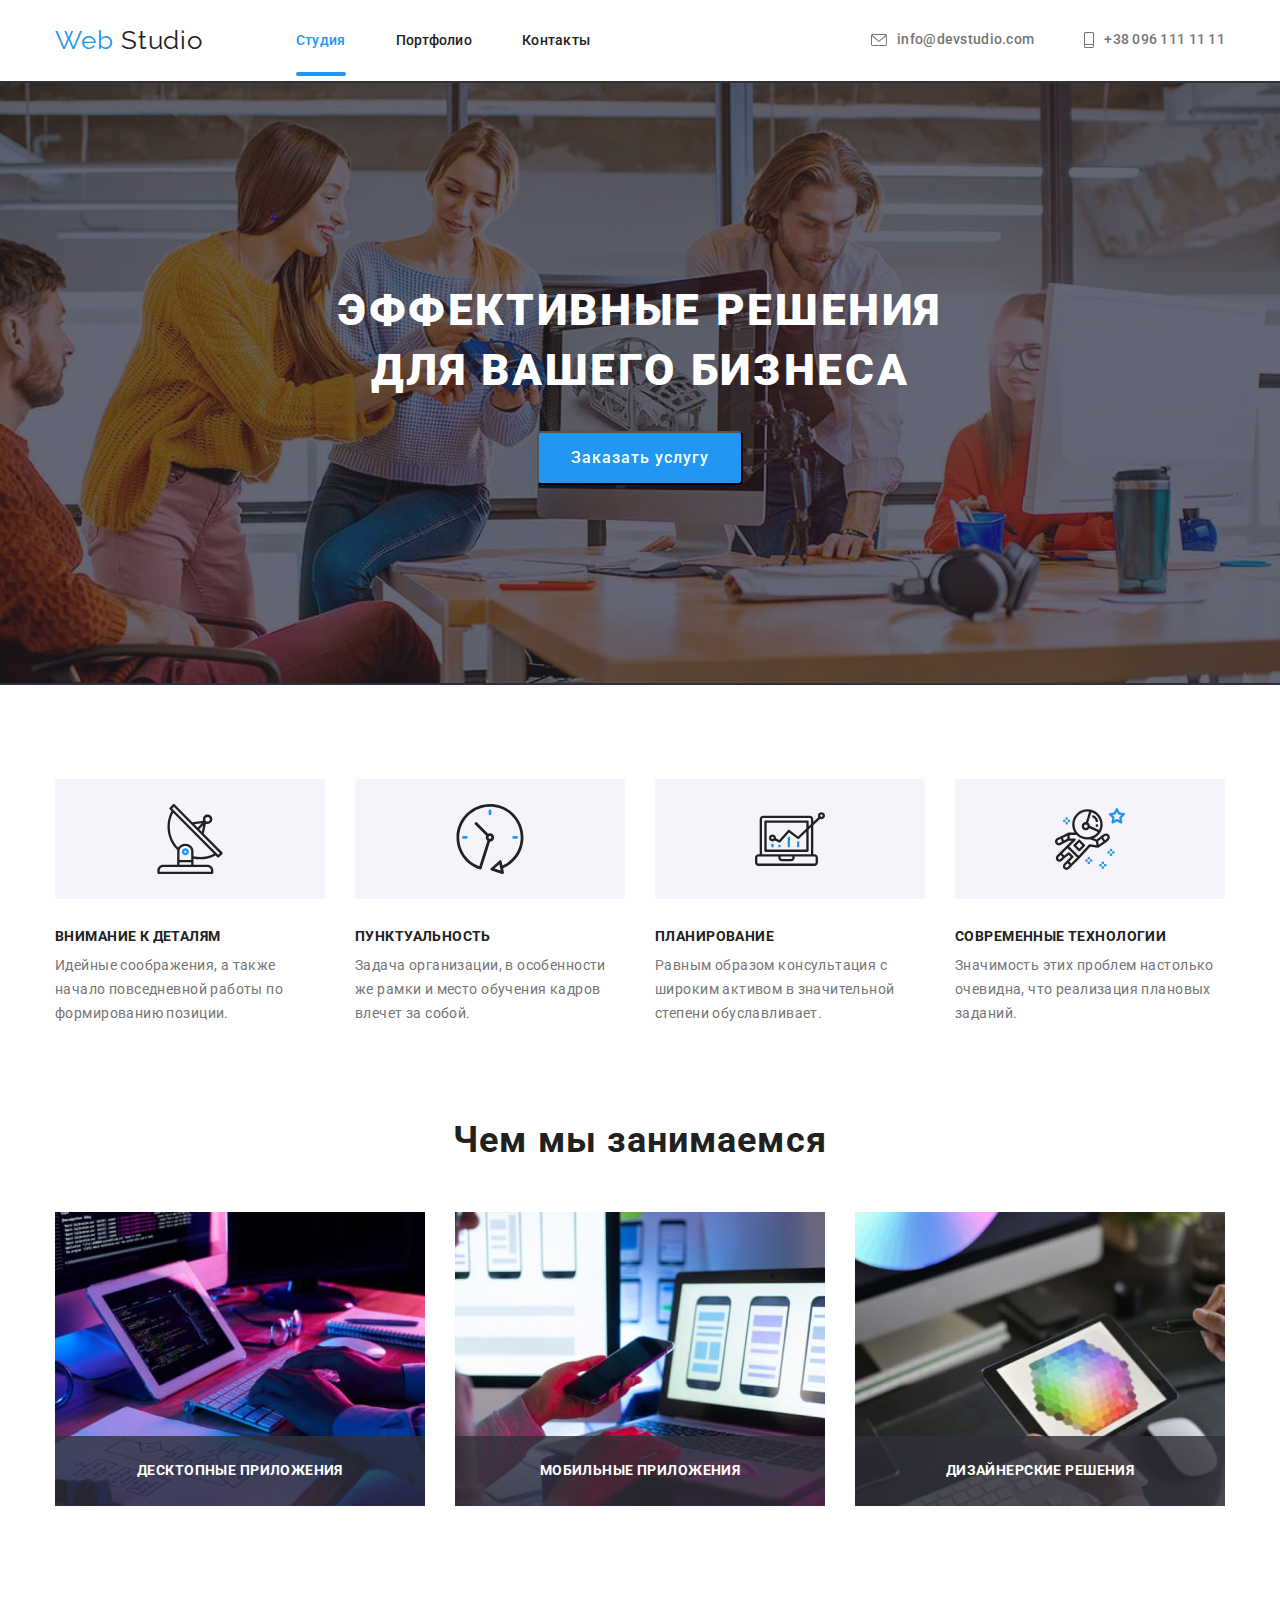
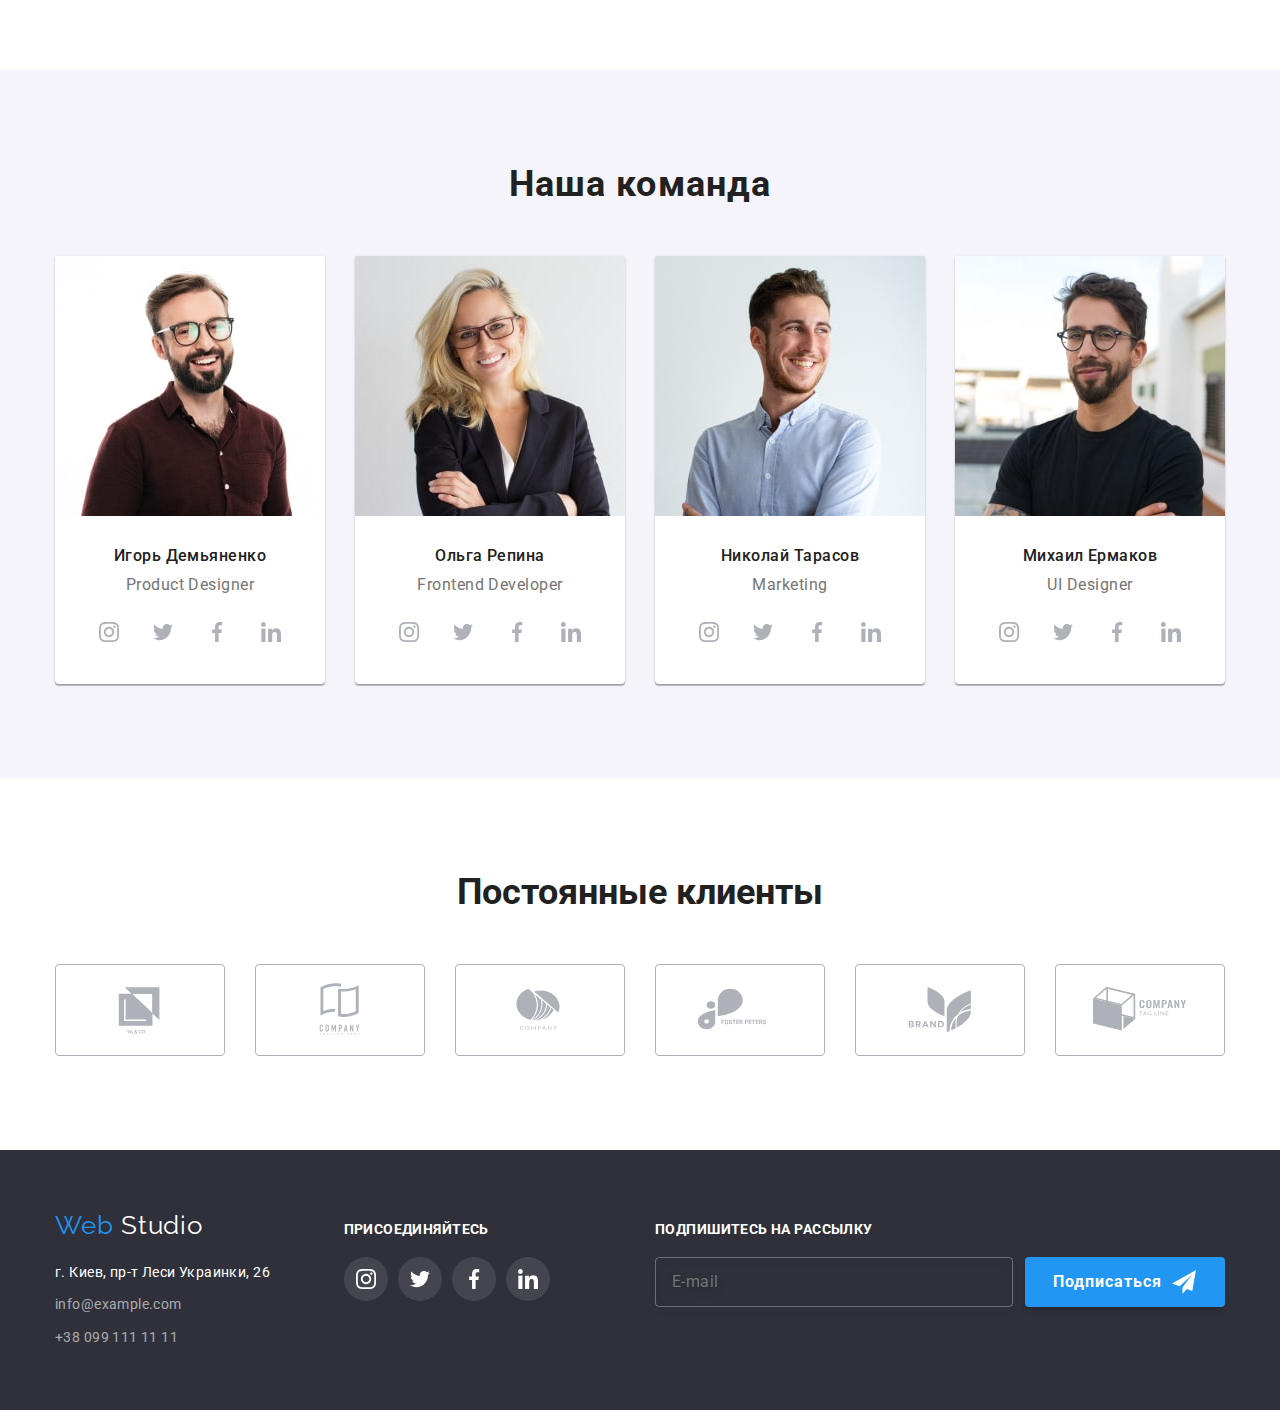
<file: index.html>
<!DOCTYPE html>
<html lang="ru">
  <head>
    <meta charset="UTF-8" />
    <meta http-equiv="X-UA-Compatible" content="IE=edge" />
    <meta name="viewport" content="width=device-width, initial-scale=1.0" />
    <title>Студия</title>
    <link rel="preconnect" href="https://fonts.googleapis.com" />
    <link rel="preconnect" href="https://fonts.gstatic.com" crossorigin />
    <link
      href="https://fonts.googleapis.com/css2?family=Raleway:wght@700&family=Roboto:wght@400;500;700;900&display=swap"
      rel="stylesheet"
    />
    <link
      rel="stylesheet"
      href="https://cdnjs.cloudflare.com/ajax/libs/modern-normalize/1.1.0/modern-normalize.min.css"
    />
    <!-- <link rel="stylesheet" href="./css/styles.css" /> -->
    <link rel="stylesheet" href="./css/main.css" />
  </head>
  <body>
    <header class="header">
      <div class="navigation container">
        <nav class="navigation">
          <a href="" class="logo">
            Web
            <span class="logo-studio">Studio</span>
          </a>
          <ul class="header-list list">
            <li class="header-item">
              <a href="" class="header-link current-header">Студия</a>
            </li>
            <li class="header-item">
              <a href="./portfolio.html" class="header-link">Портфолио</a>
            </li>
            <li class="header-item">
              <a href="" class="header-link">Контакты</a>
            </li>
          </ul>
        </nav>
        <ul class="header-info list">
          <li class="header-item">
            <a href="mailto:info@devstudio.com" class="header-info-adres">
              <svg class="envelope" width="16" height="12">
                <use href="images/icons.svg#icon-envelope"></use>
              </svg>
              info@devstudio.com
            </a>
          </li>
          <li class="header-item">
            <a href="tel:+380961111111" class="header-info-adres">
              <svg class="envelope" width="10" height="16">
                <use href="images/icons.svg#icon-tel"></use>
              </svg>
              +38 096 111 11 11
            </a>
          </li>
        </ul>
      </div>
    </header>
    <main>
      <!----- ---------------HERO----------------------------->
      <section class="hero list">
        <div class="hero-container container">
          <h1 class="hero-title">Эффективные решения для вашего бизнеса</h1>
          <button
            type="button"
            class="hero-button hero-button-current"
            data-modal-open
          >
            Заказать услугу
          </button>
        </div>
      </section>
      <!----- --------------------------about-list-------------------->
      <section class="about list">
        <div class="container">
          <ul class="about-container list">
            <li class="about-container-title">
              <div class="about-icon">
                <svg class="about-icon-img">
                  <use
                    href="images/icons.svg#icon-antenna"
                    width="70"
                    height="70"
                  ></use>
                </svg>
              </div>
              <h3 class="about-title">Внимание к деталям</h3>
              <p class="about-after-title">
                Идейные соображения, а также начало повседневной работы по
                формированию позиции.
              </p>
            </li>
            <li class="about-container-title">
              <div class="about-icon">
                <svg class="about-icon-img">
                  <use
                    href="images/icons.svg#icon-clock"
                    width="70"
                    height="70"
                  ></use>
                </svg>
              </div>
              <h3 class="about-title">Пунктуальность</h3>
              <p class="about-after-title">
                Задача организации, в особенности же рамки и место обучения
                кадров влечет за собой.
              </p>
            </li>
            <li class="about-container-title">
              <div class="about-icon">
                <svg class="about-icon-img">
                  <use
                    href="images/icons.svg#icon-diagram"
                    width="70"
                    height="70"
                  ></use>
                </svg>
              </div>
              <h3 class="about-title">Планирование</h3>
              <p class="about-after-title">
                Равным образом консультация с широким активом в значительной
                степени обуславливает.
              </p>
            </li>
            <li class="about-container-title">
              <div class="about-icon">
                <svg class="about-icon-img">
                  <use
                    href="images/icons.svg#icon-astronaut"
                    width="70"
                    height="70"
                  ></use>
                </svg>
              </div>
              <h3 class="about-title">Современные технологии</h3>
              <p class="about-after-title">
                Значимость этих проблем настолько очевидна, что реализация
                плановых заданий.
              </p>
            </li>
          </ul>
        </div>
      </section>
      <!-----------------------------work------------------------->
      <section class="work">
        <div class="container">
          <h2 class="work-header">Чем мы занимаемся</h2>
          <ul class="work-container list">
            <li class="work-img">
              <img
                src="./images/abaut_work_1.jpg"
                alt="Человек пишет код программы"
                width="370"
              />
              <p class="work-title">Десктопные приложения</p>
            </li>
            <li class="work-img">
              <img
                src="./images/abaut_work_2.jpg"
                alt="Человек занимается оптимизацией программы"
                width="370"
              />
              <p class="work-title">Мобильные приложения</p>
            </li>
            <li class="work-img">
              <img
                src="./images/abaut_work_3.jpg"
                alt="Человек тестирует работу программы"
                width="370"
              />
              <p class="work-title">Дизайнерские решения</p>
            </li>
          </ul>
        </div>
      </section>
      <!-----------------------------team------------------------>
      <section class="team">
        <div class="container">
          <h2 class="team-header">Наша команда</h2>
          <ul class="team-container list">
            <li class="team-img">
              <img
                src="./images/our_team_1.jpg"
                alt="Игорь Демьяненко"
                width="270"
              />
              <div class="team-name-conteiner">
                <h3 class="team-name">Игорь Демьяненко</h3>
                <p class="team-position" lang="en">Product Designer</p>
                <ul class="team-social-list list">
                  <li class="team-social-item">
                    <a href="" class="team-social-link">
                      <svg class="team-social-icon" width="20" height="20">
                        <use href="images/icons.svg#icon-instagram"></use>
                      </svg>
                    </a>
                  </li>
                  <li class="team-social-item">
                    <a href="" class="team-social-link">
                      <svg class="team-social-icon" width="20" height="20">
                        <use href="images/icons.svg#icon-twitter"></use>
                      </svg>
                    </a>
                  </li>
                  <li class="team-social-item">
                    <a href="" class="team-social-link">
                      <svg class="team-social-icon" width="20" height="20">
                        <use href="images/icons.svg#icon-facebook"></use>
                      </svg>
                    </a>
                  </li>
                  <li class="team-social-item">
                    <a href="" class="team-social-link">
                      <svg class="team-social-icon" width="20" height="20">
                        <use href="images/icons.svg#icon-linkedin"></use>
                      </svg>
                    </a>
                  </li>
                </ul>
              </div>
            </li>
            <li class="team-img">
              <img
                src="./images/our_team_2.jpg"
                alt="Ольга Репина"
                width="270"
              />
              <div class="team-name-conteiner">
                <h3 class="team-name">Ольга Репина</h3>
                <p class="team-position" lang="en">Frontend Developer</p>
                <ul class="team-social-list list">
                  <li class="team-social-item">
                    <a href="" class="team-social-link">
                      <svg class="team-social-icon" width="20" height="20">
                        <use href="images/icons.svg#icon-instagram"></use>
                      </svg>
                    </a>
                  </li>
                  <li class="team-social-item">
                    <a href="" class="team-social-link">
                      <svg class="team-social-icon" width="20" height="20">
                        <use href="images/icons.svg#icon-twitter"></use>
                      </svg>
                    </a>
                  </li>
                  <li class="team-social-item">
                    <a href="" class="team-social-link">
                      <svg class="team-social-icon" width="20" height="20">
                        <use href="images/icons.svg#icon-facebook"></use>
                      </svg>
                    </a>
                  </li>
                  <li class="team-social-item">
                    <a href="" class="team-social-link">
                      <svg class="team-social-icon" width="20" height="20">
                        <use href="images/icons.svg#icon-linkedin"></use>
                      </svg>
                    </a>
                  </li>
                </ul>
              </div>
            </li>
            <li class="team-img">
              <img
                src="./images/our_team_3.jpg"
                alt="Николай Тарасов"
                width="270"
              />
              <div class="team-name-conteiner">
                <h3 class="team-name">Николай Тарасов</h3>
                <p class="team-position" lang="en">Marketing</p>
                <ul class="team-social-list list">
                  <li class="team-social-item">
                    <a href="" class="team-social-link">
                      <svg class="team-social-icon" width="20" height="20">
                        <use href="images/icons.svg#icon-instagram"></use>
                      </svg>
                    </a>
                  </li>
                  <li class="team-social-item">
                    <a href="" class="team-social-link">
                      <svg class="team-social-icon" width="20" height="20">
                        <use href="images/icons.svg#icon-twitter"></use>
                      </svg>
                    </a>
                  </li>
                  <li class="team-social-item">
                    <a href="" class="team-social-link">
                      <svg class="team-social-icon" width="20" height="20">
                        <use href="images/icons.svg#icon-facebook"></use>
                      </svg>
                    </a>
                  </li>
                  <li class="team-social-item">
                    <a href="" class="team-social-link">
                      <svg class="team-social-icon" width="20" height="20">
                        <use href="images/icons.svg#icon-linkedin"></use>
                      </svg>
                    </a>
                  </li>
                </ul>
              </div>
            </li>
            <li class="team-img">
              <img
                src="./images/our_team_4.jpg"
                alt="Михаил Ермаков"
                width="270"
              />
              <div class="team-name-conteiner">
                <h3 class="team-name">Михаил Ермаков</h3>
                <p class="team-position" lang="en">UI Designer</p>
                <ul class="team-social-list list">
                  <li class="team-social-item">
                    <a href="" class="team-social-link">
                      <svg class="team-social-icon" width="20" height="20">
                        <use href="images/icons.svg#icon-instagram"></use>
                      </svg>
                    </a>
                  </li>
                  <li class="team-social-item">
                    <a href="" class="team-social-link">
                      <svg class="team-social-icon" width="20" height="20">
                        <use href="images/icons.svg#icon-twitter"></use>
                      </svg>
                    </a>
                  </li>
                  <li class="team-social-item">
                    <a href="" class="team-social-link">
                      <svg class="team-social-icon" width="20" height="20">
                        <use href="images/icons.svg#icon-facebook"></use>
                      </svg>
                    </a>
                  </li>
                  <li class="team-social-item">
                    <a href="" class="team-social-link">
                      <svg class="team-social-icon" width="20" height="20">
                        <use href="images/icons.svg#icon-linkedin"></use>
                      </svg>
                    </a>
                  </li>
                </ul>
              </div>
            </li>
          </ul>
        </div>
      </section>
      <!----- ----------------- Постоянные клиенты -------------------->
      <section class="clients">
        <div class="container">
          <h2 class="clients-header">Постоянные клиенты</h2>
          <ul class="clients-container list">
            <li class="clients-container-item">
              <a href="" class="clients-container-link">
                <svg class="clients-container-icon" width="106" height="60">
                  <use href="images/icons.svg#icon-logo1"></use>
                </svg>
              </a>
            </li>
            <li class="clients-container-item">
              <a href="" class="clients-container-link">
                <svg class="clients-container-icon" width="106" height="60">
                  <use href="images/icons.svg#icon-logo2"></use>
                </svg>
              </a>
            </li>
            <li class="clients-container-item">
              <a href="" class="clients-container-link">
                <svg class="clients-container-icon" width="106" height="60">
                  <use href="images/icons.svg#icon-logo3"></use>
                </svg>
              </a>
            </li>
            <li class="clients-container-item">
              <a href="" class="clients-container-link">
                <svg class="clients-container-icon" width="106" height="60">
                  <use href="images/icons.svg#icon-logo4"></use>
                </svg>
              </a>
            </li>
            <li class="clients-container-item">
              <a href="" class="clients-container-link">
                <svg class="clients-container-icon" width="106" height="60">
                  <use href="images/icons.svg#icon-logo5"></use>
                </svg>
              </a>
            </li>
            <li class="clients-container-item">
              <a href="" class="clients-container-link">
                <svg class="clients-container-icon" width="106" height="60">
                  <use href="images/icons.svg#icon-logo6"></use>
                </svg>
              </a>
            </li>
          </ul>
        </div>
      </section>
    </main>
    <!--------------------------FOOTER---------------------------->
    <footer class="footer">
      <div class="container container-list">
        <div class="footer-list">
          <a href="" class="logo">
            Web
            <span class="logo-studio-footer">Studio</span>
          </a>
          <address class="addres container-list">
            <ul class="list">
              <li class="footer-item">
                <a
                  href="https://goo.gl/maps/QUuvnyWLSzRkLZpE9"
                  target="blank"
                  rel="noopener noreferrer nofollow"
                  class="footer-info-adres"
                >
                  г. Киев, пр-т Леси Украинки, 26
                </a>
              </li>
              <li class="footer-item">
                <a href="mailto:info@example.com" class="footer-info">
                  info@example.com
                </a>
              </li>
              <li class="footer-item">
                <a href="tel:+380991111111" class="footer-info">
                  +38 099 111 11 11
                </a>
              </li>
            </ul>
          </address>
        </div>
        <div class="footer-list">
          <h3 class="footer-header">присоединяйтесь</h3>
          <ul class="footer-social list">
            <li class="footer-social-item">
              <a href="" class="footer-social-link">
                <svg class="footer-social-icon" width="20" height="20">
                  <use href="images/icons.svg#icon-instagram"></use>
                </svg>
              </a>
            </li>
            <li class="footer-social-item">
              <a href="" class="footer-social-link">
                <svg class="footer-social-icon" width="20" height="20">
                  <use href="images/icons.svg#icon-twitter"></use>
                </svg>
              </a>
            </li>
            <li class="footer-social-item">
              <a href="" class="footer-social-link">
                <svg class="footer-social-icon" width="20" height="20">
                  <use href="images/icons.svg#icon-facebook"></use>
                </svg>
              </a>
            </li>
            <li class="footer-social-item">
              <a href="" class="footer-social-link">
                <svg class="footer-social-icon" width="20" height="20">
                  <use href="images/icons.svg#icon-linkedin"></use>
                </svg>
              </a>
            </li>
          </ul>
        </div>
        <!-- ------------------ Подпишитесь на рассылку --------------------->
        <div class="subscription-container">
          <h3 class="footer-header">Подпишитесь на рассылку</h3>
          <div class="footer-subscription">
            <form class="footer-subscription-form">
              <label for="spam-email" class="footer-label"></label>
              <input
                type="email"
                name="spam-email"
                id="spam-email"
                class="footer-input"
                placeholder="E-mail"
              />
              <button type="submit" class="footer-subscription-btn">
                Подписаться
                <svg class="footer-btn-icon" width="24" height="24">
                  <use href="images/icons.svg#icon-send"></use>
                </svg>
              </button>
            </form>
          </div>
        </div>
      </div>
    </footer>
    <!------------------------------modal----------------------------------->
    <div class="backdrop is-hidden" data-modal>
      <div class="modal">
        <button type="button" class="modal-close-btn" data-modal-close>
          <svg class="img-close" width="30" height="30">
            <use href="images/icons.svg#icon-close"></use>
          </svg>
        </button>
        <p class="modal-header">Оставьте свои данные, мы вам перезвоним</p>
        <form class="modal-form">
          <div class="form-field">
            <label for="user-name" class="modal-label">Имя</label>
            <span class="modal-input-wrap">
              <input
                type="text"
                name="user-name"
                id="user-name"
                class="modal-input"
                required
              />
              <svg class="modal-icon" width="18" height="18">
                <use href="images/icons.svg#icon-person"></use>
              </svg>
            </span>
          </div>
          <div class="form-field">
            <label for="user-phone" class="modal-label">Телефон</label>
            <span class="modal-input-wrap">
              <input
                type="tel"
                name="user-phone"
                id="user-phone"
                class="modal-input"
                required
              />
              <svg class="modal-icon" width="18" height="18">
                <use href="images/icons.svg#icon-phone"></use>
              </svg>
            </span>
          </div>
          <div class="form-field">
            <label for="user-email" class="modal-label">Почта</label>
            <span class="modal-input-wrap">
              <input
                type="email"
                name="user-email"
                id="user-email"
                class="modal-input"
                required
              />
              <svg class="modal-icon" width="18" height="18">
                <use href="images/icons.svg#icon-email"></use>
              </svg>
            </span>
          </div>
          <div class="form-field-text">
            <label for="user-text" class="modal-label">Комментарий</label>
            <textarea
              name="user-text"
              id="user-text"
              class="modal-input-text"
              placeholder="Введите текст"
            ></textarea>
          </div>
          <div class="modal-agreement">
            <input
              type="checkbox"
              class="agreement visually-hidden"
              id="agreement"
              name="agreement"
              value="yes"
              required
            />
            <label for="agreement" class="agreement-text">
              <span>
                <svg class="modal-check-icon" width="16" height="15">
                  <use href="images/icons.svg#icon-check"></use>
                </svg>
              </span>
              Соглашаюсь с рассылкой и принимаю
            </label>
            <a href="" class="agreement-link agreement-text">
              Условия договора
            </a>
          </div>
          <button type="submit" class="modal-submit-btn">
            Отправить
          </button>
        </form>
      </div>
    </div>
    <script src="./js/modal.js"></script>
  </body>
</html>
</file>
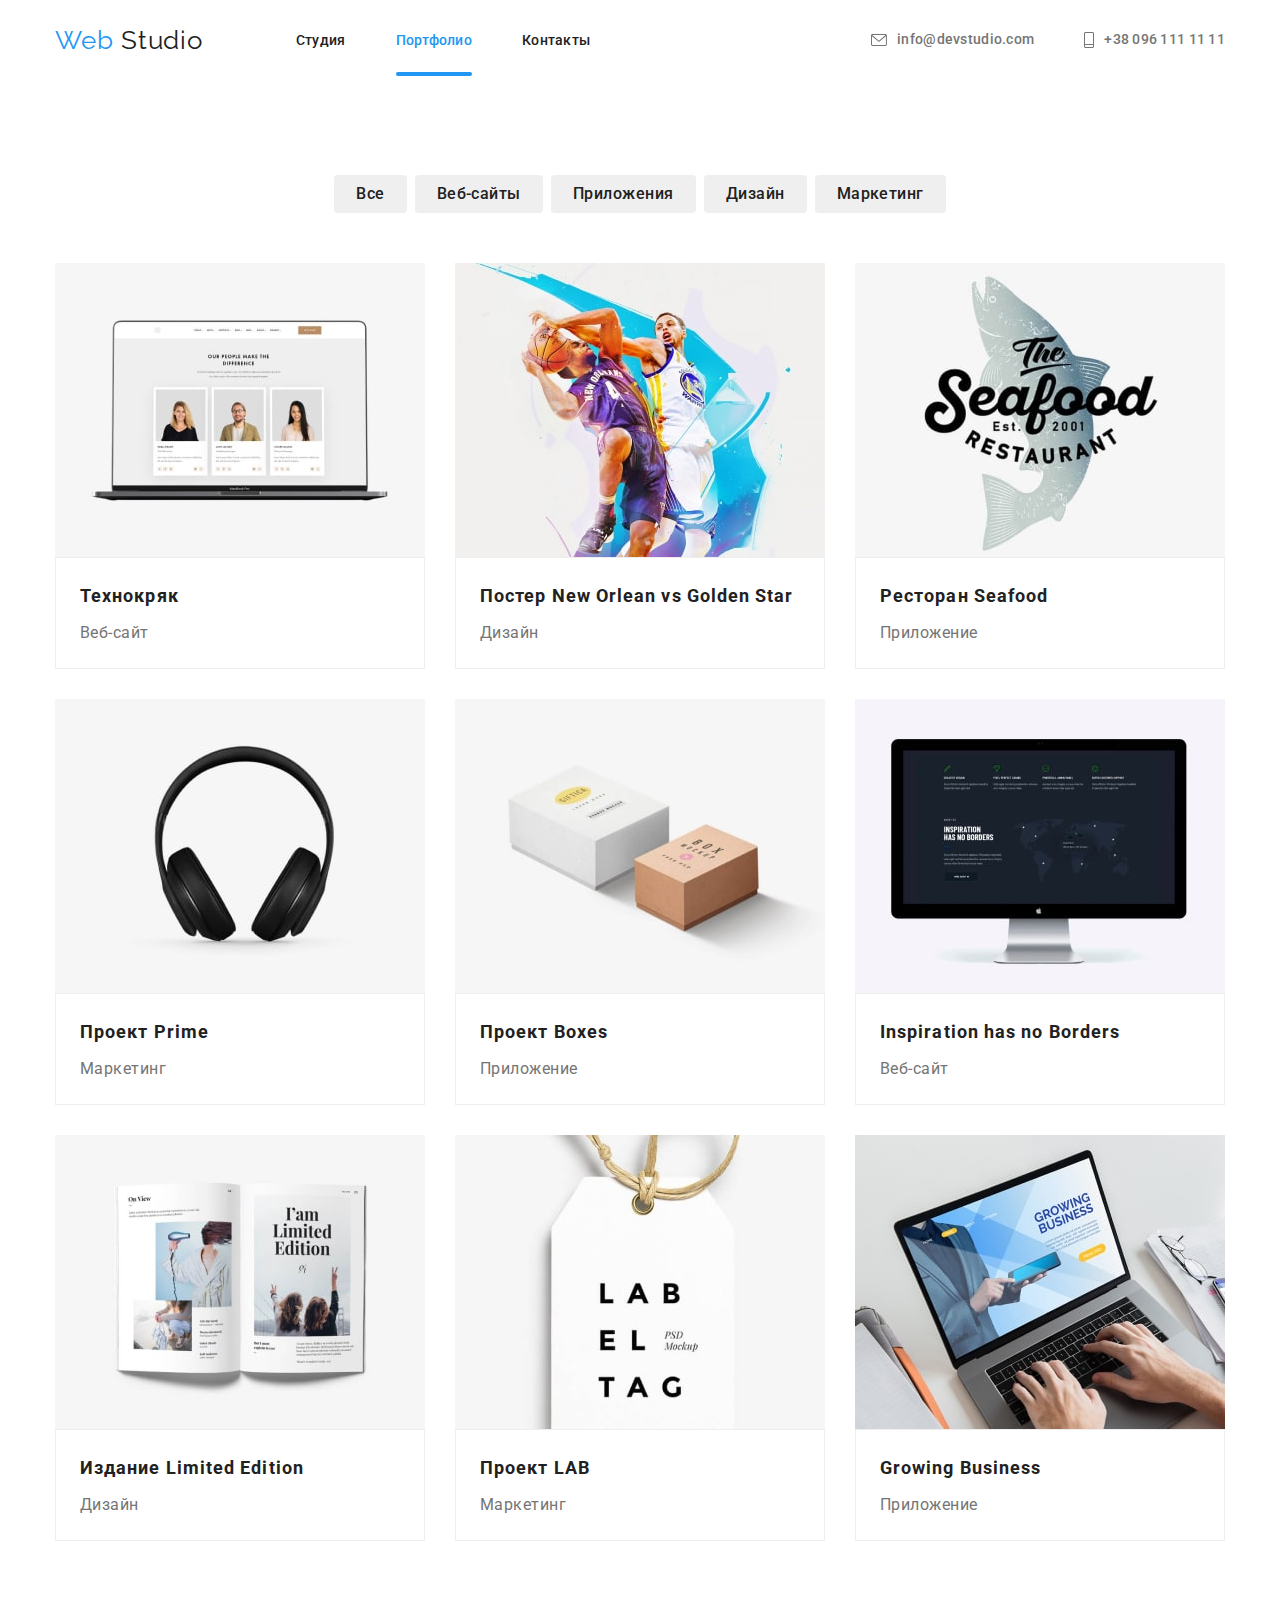
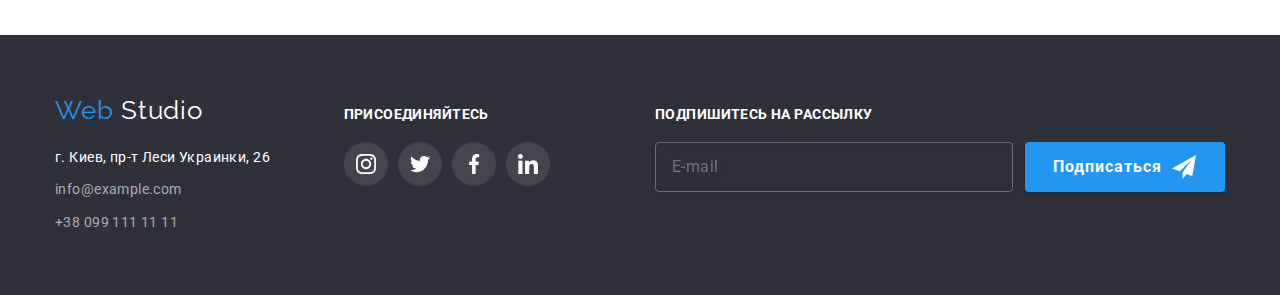
<file: portfolio.html>
<!DOCTYPE html>
<html lang="en">
  <head>
    <meta charset="UTF-8" />
    <meta http-equiv="X-UA-Compatible" content="IE=edge" />
    <meta name="viewport" content="width=device-width, initial-scale=1.0" />
    <title>Document</title>
    <link rel="preconnect" href="https://fonts.googleapis.com" />
    <link rel="preconnect" href="https://fonts.gstatic.com" crossorigin />
    <link
      href="https://fonts.googleapis.com/css2?family=Raleway:wght@700&family=Roboto:wght@400;500;700;900&display=swap"
      rel="stylesheet"
    />
    <link
      rel="stylesheet"
      href="https://cdnjs.cloudflare.com/ajax/libs/modern-normalize/1.1.0/modern-normalize.min.css"
    />
    <link rel="stylesheet" href="./css/styles.css" />
    <link rel="stylesheet" href="./css/main.css" />
  </head>
  <body>
    <header class="header">
      <div class="navigation container">
        <nav class="navigation">
          <a href="" class="logo">
            Web
            <span class="logo-studio">Studio</span>
          </a>
          <ul class="header-list list">
            <li class="header-item">
              <a href="./index.html" class="header-link">Студия</a>
            </li>
            <li class="header-item">
              <a href="./portfolio.html" class="header-link current-header">
                Портфолио
              </a>
            </li>
            <li class="header-item">
              <a href="" class="header-link">Контакты</a>
            </li>
          </ul>
        </nav>
        <ul class="header-info list">
          <li class="header-item">
            <a href="mailto:info@devstudio.com" class="header-info-adres">
              <svg class="envelope" width="16" height="12">
                <use href="images/icons.svg#icon-envelope"></use>
              </svg>
              info@devstudio.com
            </a>
          </li>
          <li class="header-item">
            <a href="tel:+380961111111" class="header-info-adres">
              <svg class="envelope" width="10" height="16">
                <use href="images/icons.svg#icon-tel"></use>
              </svg>
              +38 096 111 11 11
            </a>
          </li>
        </ul>
      </div>
    </header>
    <main>
      <!---------------------button---------------------------->
      <section class="product">
        <div class="container">
          <ul class="button-navigation list">
            <li class="button-container">
              <button type="button" class="portfolio-button current">
                Все
              </button>
            </li>
            <li class="button-container">
              <button type="button" class="portfolio-button current">
                Веб-сайты
              </button>
            </li>
            <li class="button-container">
              <button type="button" class="portfolio-button current">
                Приложения
              </button>
            </li>
            <li class="button-container">
              <button type="button" class="portfolio-button current">
                Дизайн
              </button>
            </li>
            <li class="button-container">
              <button type="button" class="portfolio-button current">
                Маркетинг
              </button>
            </li>
          </ul>
          <!-- -------------------produkt --------------------------------->
          <ul class="produkt-info list">
            <li class="produkt-info-bloc">
              <a href="" class="produkt-info-link">
                <div class="img-wrap">
                  <img
                    src="./images/portfolio/portfolio_1.jpg"
                    alt="Технокряк"
                    width="370"
                    class="img-wrap"
                  />
                  <p class="tehnockrek-top-text">
                    Технокряк это современная площадка распространения
                    коронавируса. Компании используют эту платформу для
                    цифрового шпионажа и атак на защищённые сервера конкурентов.
                  </p>
                </div>
                <div class="produkt-info-conteiner">
                  <h3 class="product-title">Технокряк</h3>
                  <p class="product-link">Веб-сайт</p>
                </div>
              </a>
            </li>
            <li class="produkt-info-bloc">
              <a href="" class="produkt-info-link">
                <div class="img-wrap">
                  <img
                    src="./images/portfolio/portfolio_2.jpg"
                    alt="Постер New Orlean vs Golden Star"
                    width="370"
                  />
                  <p class="tehnockrek-top-text"></p>
                </div>
                <div class="produkt-info-conteiner">
                  <h3 class="product-title">
                    Постер New Orlean vs Golden Star
                  </h3>
                  <p class="product-link">Дизайн</p>
                </div>
              </a>
            </li>
            <li class="produkt-info-bloc">
              <a href="" class="produkt-info-link">
                <div class="img-wrap">
                  <img
                    src="./images/portfolio/portfolio_3.jpg"
                    alt="Ресторан Seafood"
                    width="370"
                  />
                  <p class="tehnockrek-top-text"></p>
                </div>
                <div class="produkt-info-conteiner">
                  <h3 class="product-title">Ресторан Seafood</h3>
                  <p class="product-link">Приложение</p>
                </div>
              </a>
            </li>
            <li class="produkt-info-bloc">
              <a href="" class="produkt-info-link">
                <div class="img-wrap">
                  <img
                    src="./images/portfolio/portfolio_4.jpg"
                    alt="Проект Prime"
                    width="370"
                  />
                  <p class="tehnockrek-top-text"></p>
                </div>
                <div class="produkt-info-conteiner">
                  <h3 class="product-title">Проект Prime</h3>
                  <p class="product-link">Маркетинг</p>
                </div>
              </a>
            </li>
            <li class="produkt-info-bloc">
              <a href="" class="produkt-info-link">
                <div class="img-wrap">
                  <img
                    src="./images/portfolio/portfolio_5.jpg"
                    alt="Проект Boxes"
                    width="370"
                  />
                  <p class="tehnockrek-top-text"></p>
                </div>
                <div class="produkt-info-conteiner">
                  <h3 class="product-title">Проект Boxes</h3>
                  <p class="product-link">Приложение</p>
                </div>
              </a>
            </li>
            <li class="produkt-info-bloc">
              <a href="" class="produkt-info-link">
                <div class="img-wrap">
                  <img
                    src="./images/portfolio/portfolio_6.jpg"
                    alt="Вдохновение не имеет границ"
                    width="370"
                  />
                  <p class="tehnockrek-top-text"></p>
                </div>
                <div class="produkt-info-conteiner">
                  <h3 class="product-title">Inspiration has no Borders</h3>
                  <p class="product-link">Веб-сайт</p>
                </div>
              </a>
            </li>
            <li class="produkt-info-bloc">
              <a href="" class="produkt-info-link">
                <div class="img-wrap">
                  <img
                    src="./images/portfolio/portfolio_7.jpg"
                    alt="Издание Limited Edition"
                    width="370"
                  />
                  <p class="tehnockrek-top-text"></p>
                </div>
                <div class="produkt-info-conteiner">
                  <h3 class="product-title">Издание Limited Edition</h3>
                  <p class="product-link">Дизайн</p>
                </div>
              </a>
            </li>
            <li class="produkt-info-bloc">
              <a href="" class="produkt-info-link">
                <div class="img-wrap">
                  <img
                    src="./images/portfolio/portfolio_8.jpg"
                    alt="Проект LAB"
                    width="370"
                  />
                  <p class="tehnockrek-top-text"></p>
                </div>
                <div class="produkt-info-conteiner">
                  <h3 class="product-title">Проект LAB</h3>
                  <p class="product-link">Маркетинг</p>
                </div>
              </a>
            </li>
            <li class="produkt-info-bloc">
              <a href="" class="produkt-info-link">
                <div class="img-wrap">
                  <img
                    src="./images/portfolio/portfolio_9.jpg"
                    alt="Растущий бизнес"
                    width="370"
                  />
                  <p class="tehnockrek-top-text"></p>
                </div>
                <div class="produkt-info-conteiner">
                  <h3 class="product-title">Growing Business</h3>
                  <p class="product-link">Приложение</p>
                </div>
              </a>
            </li>
          </ul>
        </div>
      </section>
    </main>
    <!-- ------------------FOOTER--------------------- -->
    <footer class="footer">
      <div class="container container-list">
        <div class="footer-list">
          <a href="" class="logo">
            Web
            <span class="logo-studio-footer">Studio</span>
          </a>
          <address class="addres container-list">
            <ul class="list">
              <li class="footer-item">
                <a
                  href="https://goo.gl/maps/QUuvnyWLSzRkLZpE9"
                  target="blank"
                  rel="noopener noreferrer nofollow"
                  class="footer-info-adres"
                >
                  г. Киев, пр-т Леси Украинки, 26
                </a>
              </li>
              <li class="footer-item">
                <a href="mailto:info@example.com" class="footer-info">
                  info@example.com
                </a>
              </li>
              <li class="footer-item">
                <a href="tel:+380991111111" class="footer-info">
                  +38 099 111 11 11
                </a>
              </li>
            </ul>
          </address>
        </div>
        <div class="footer-list">
          <h3 class="footer-header">присоединяйтесь</h3>
          <ul class="footer-social list">
            <li class="footer-social-item">
              <a href="" class="footer-social-link">
                <svg class="footer-social-icon" width="20" height="20">
                  <use href="images/icons.svg#icon-instagram"></use>
                </svg>
              </a>
            </li>
            <li class="footer-social-item">
              <a href="" class="footer-social-link">
                <svg class="footer-social-icon" width="20" height="20">
                  <use href="images/icons.svg#icon-twitter"></use>
                </svg>
              </a>
            </li>
            <li class="footer-social-item">
              <a href="" class="footer-social-link">
                <svg class="footer-social-icon" width="20" height="20">
                  <use href="images/icons.svg#icon-facebook"></use>
                </svg>
              </a>
            </li>
            <li class="footer-social-item">
              <a href="" class="footer-social-link">
                <svg class="footer-social-icon" width="20" height="20">
                  <use href="images/icons.svg#icon-linkedin"></use>
                </svg>
              </a>
            </li>
          </ul>
        </div>
        <!-- ------------------ Подпишитесь на рассылку --------------------->
        <div class="subscription-container">
          <h3 class="footer-header">Подпишитесь на рассылку</h3>
          <div class="footer-subscription">
            <form class="footer-subscription-form">
              <label for="spam-email" class="footer-label"></label>
              <input
                type="email"
                name="spam-email"
                id="spam-email"
                class="footer-input"
                placeholder="E-mail"
              />
              <button type="submit" class="footer-subscription-btn">
                Подписаться
                <svg class="footer-btn-icon" width="24" height="24">
                  <use href="images/icons.svg#icon-send"></use>
                </svg>
              </button>
            </form>
          </div>
        </div>
      </div>
    </footer>
  </body>
</html>
</file>
<file: css/styles.css>
/*--------HEADER---------*/


/*--------HERO--------------*/

/*--------------about list-------------------*/



/*-------------------work------------------------*/

/*------------------team---------------------------*/


/*--------------------CLIENTSS-----------------------*/


/*-------------------footer-------------------------*/

/* ----------beckdrop-------------------------------- */



/*--------------PORTFOLIO----------------*/


/*------------------PRODUCT-------------------------*/
</file>
<file: css/main.css>
@charset "UTF-8";
:root {
  --header-text-color: #212121;
  --list-text-color: #757575;
  --selection-text-color: #2196f3;
  --hero-btn-color: #ffffff;
  --portfolio-btn-color: #f5f4fa;
  --icon-link-color: #afb1b8;
  /* --outlain-for-layout: tomato; */
}

* {
  box-sizing: border-box;
}

p,
h1,
h2,
h3,
h4,
h5,
h6 {
  margin: 0px;
}

ul {
  margin: 0px;
  padding: 0px;
}

img {
  display: block;
}

body {
  font-family: "Roboto", sans-serif;
  background-color: var(--hero-btn-color);
  color: #757575;
}

.list {
  list-style: none;
}

a {
  text-decoration: none;
}

.container {
  width: 1200px;
  padding-left: 15px;
  padding-right: 15px;
  margin: 0 auto;
  outline: 2px solid var(--outlain-for-layout);
}

.visually-hidden {
  position: absolute;
  white-space: nowrap;
  width: 1px;
  height: 1px;
  overflow: hidden;
  border: 0;
  padding: 0;
  clip: rect(0 0 0 0);
  clip-path: inset(50%);
  margin: -1px;
}

.header {
  display: flex;
  padding-top: 25px;
  padding-bottom: 25px;
  background: #ffffff;
}

.navigation {
  display: flex;
  align-items: center;
}

.logo {
  font-family: Raleway;
  font-size: 26px;
  line-height: 1.19;
  letter-spacing: 0.03em;
  color: #2196f3;
}

.logo-studio {
  color: var(--header-text-color);
}

/*--------------header-list----------------*/
.header-list {
  display: flex;
  align-items: center;
  margin-left: 93px;
}

/*------Селектор соседа---------*/
.header-item + .header-item {
  margin-left: 50px;
}

.envelope {
  align-items: center;
  justify-content: center;
  fill: currentColor;
  display: flex;
  margin-right: 10px;
}

.header-link {
  font-weight: 500;
  font-size: 14px;
  line-height: 1.14;
  letter-spacing: 0.02em;
  transition: color 250ms cubic-bezier(0.4, 0, 0.2, 1);
  color: var(--header-text-color);
}

.header-link:hover, .header-link:focus {
  color: var(--selection-text-color);
}

.current-header {
  color: var(--selection-text-color);
  position: relative;
}

.current-header::after {
  content: "";
  width: 100%;
  height: 4px;
  position: absolute;
  background-color: var(--selection-text-color);
  left: 0;
  bottom: -28px;
  border-radius: 2px;
}

/*---------Heder info list------*/
.header-info {
  display: flex;
  margin-left: auto;
  color: var(--list-text-color);
}

.header-info-adres {
  font-weight: 500;
  font-size: 14px;
  line-height: 1.14;
  letter-spacing: 0.02em;
  display: flex;
  align-items: center;
  transition: color 250ms cubic-bezier(0.4, 0, 0.2, 1);
  color: var(--list-text-color);
}

.header-info-adres:hover, .header-info-adres:focus {
  color: var(--selection-text-color);
}

.hero {
  background: #2f303a;
  text-align: center;
  padding-top: 200px;
  padding-bottom: 200px;
  background-image: linear-gradient(rgba(47, 48, 58, 0.4), rgba(47, 48, 58, 0.4)), url(../images/hero_img.jpg);
  background-repeat: no-repeat;
  background-position: center;
  background-size: 1600px;
  outline: 2px solid var(--outlain-for-layout);
}

.hero-container {
  width: 696px;
}

.hero-title {
  font-weight: 900;
  font-size: 44px;
  line-height: 1.36;
  /* or 136% */
  text-align: center;
  letter-spacing: 0.06em;
  text-transform: uppercase;
  margin-bottom: 30px;
  color: #ffffff;
}

.hero-button {
  font-weight: 500;
  font-size: 16px;
  line-height: 1.87;
  /* identical to box height, or 187% */
  border-radius: 4px;
  padding: 10px 32px;
  align-items: center;
  text-align: center;
  letter-spacing: 0.06em;
  color: var(--hero-btn-color);
  background-color: var(--selection-text-color);
  cursor: pointer;
  transition: color 250ms cubic-bezier(0.4, 0, 0.2, 1), background 250ms cubic-bezier(0.4, 0, 0.2, 1), box-shadow 250ms cubic-bezier(0.4, 0, 0.2, 1);
}

.hero-button:hover, .hero-button:focus {
  background: var(--hero-btn-color);
  color: #188ce8;
}

.about {
  padding-top: 94px;
  padding-bottom: 94px;
  outline: 2px solid var(--outlain-for-layout);
}

.about-container {
  display: flex;
}

.about-container-title {
  width: 270px;
  outline: 2px solid var(--outlain-for-layout);
}

.about-container-title + .about-container-title {
  margin-left: 30px;
}

.about-icon {
  background-color: var(--portfolio-btn-color);
  display: flex;
  justify-content: center;
  align-items: center;
  height: 120px;
  outline: 2px solid var(--outlain-for-layout);
}

.about-icon-img {
  width: 70px;
  height: 70px;
}

.about-title {
  font-weight: 700;
  font-size: 14px;
  line-height: 1.14;
  letter-spacing: 0.03em;
  text-transform: uppercase;
  margin-top: 30px;
  color: var(--header-text-color);
}

.about-after-title {
  font-weight: 400;
  font-size: 14px;
  line-height: 1.71;
  /* or 171% */
  letter-spacing: 0.03em;
  margin-top: 10px;
}

.work {
  padding-bottom: 94px;
  outline: 2px solid var(--outlain-for-layout);
}

.work-header {
  font-weight: 700;
  font-size: 36px;
  line-height: 1.16;
  text-align: center;
  letter-spacing: 0.03em;
  margin-bottom: 50px;
  color: var(--header-text-color);
}

.work-container {
  display: flex;
}

.work-img + .work-img {
  margin-left: 30px;
}

.work-title {
  background: rgba(47, 48, 58, 0.8);
  color: var(--hero-btn-color);
  font-weight: 700;
  font-size: 14px;
  line-height: 1.14;
  letter-spacing: 0.03em;
  text-transform: uppercase;
  display: flex;
  justify-content: center;
  align-items: center;
  width: 370px;
  height: 70px;
  transform: translateY(-100%);
}

.team {
  padding-top: 94px;
  padding-bottom: 94px;
  background-color: var(--portfolio-btn-color);
  outline: 2px solid var(--outlain-for-layout);
}

.team-container {
  display: flex;
}

.team-header {
  font-weight: 700;
  font-size: 36px;
  line-height: 1.16;
  text-align: center;
  letter-spacing: 0.03em;
  margin-bottom: 50px;
  color: var(--header-text-color);
}

.team-img {
  border-radius: 0px 0px 4px 4px;
  box-shadow: 0px 1px 3px rgba(0, 0, 0, 0.12), 0px 1px 1px rgba(0, 0, 0, 0.14), 0px 2px 1px rgba(0, 0, 0, 0.2);
  background-color: var(--hero-btn-color);
}

.team-img + .team-img {
  margin-left: 30px;
}

.team-name-conteiner {
  padding-top: 30px;
  padding-bottom: 30px;
  text-align: center;
}

.team-name {
  font-weight: 500;
  font-size: 16px;
  line-height: 1.19;
  letter-spacing: 0.03em;
  color: var(--header-text-color);
}

.team-position {
  font-weight: 400;
  font-size: 16px;
  line-height: 1.19;
  letter-spacing: 0.03em;
  margin-top: 10px;
}

.team-social-list {
  display: flex;
  justify-content: center;
  margin-top: 16px;
}

.team-social-item + .team-social-item {
  margin-left: 10px;
}

.team-social-link {
  width: 44px;
  height: 44px;
  background-color: var(--hero-btn-color);
  border-radius: 50%;
  display: flex;
  align-items: center;
  justify-content: center;
  transition: color 250ms cubic-bezier(0.4, 0, 0.2, 1), background 250ms cubic-bezier(0.4, 0, 0.2, 1);
  color: var(--icon-link-color);
}

.team-social-link:hover, .team-social-link:focus {
  background-color: var(--selection-text-color);
  color: var(--hero-btn-color);
}

.team-social-icon {
  fill: currentColor;
}

.clients {
  padding-top: 94px;
  padding-bottom: 94px;
}

.clients-header {
  font-family: Roboto;
  font-style: 700;
  font-size: 36px;
  line-height: 1.16;
  text-align: center;
  color: var(--header-text-color);
  margin-bottom: 50px;
}

.clients-container {
  display: flex;
}

.clients-container-item + .clients-container-item {
  margin-left: 30px;
}

.clients-container-link {
  width: 170px;
  height: 92px;
  display: flex;
  align-items: center;
  justify-content: center;
  color: var(--icon-link-color);
  border: 1px solid var(--icon-link-color);
  border-radius: 4px;
  transition: color 250ms cubic-bezier(0.4, 0, 0.2, 1);
}

.clients-container-link:hover, .clients-container-link:focus {
  color: var(--selection-text-color);
  border: 1px solid var(--selection-text-color);
  border-radius: 4px;
  outline: none;
}

.clients-container-icon {
  fill: currentColor;
}

.footer {
  padding-top: 60px;
  padding-bottom: 60px;
  background: #2f303a;
  outline: 2px solid var(--outlain-for-layout);
}

.container-list {
  display: flex;
  align-items: baseline;
}

.footer-list {
  width: 230px;
}

.footer-list + .footer-list {
  margin-left: 70px;
}

.logo-studio-footer {
  display: inline-block;
  margin-bottom: 20px;
  color: #ffffff;
}

.addres {
  font-style: normal;
  font-weight: 400;
  font-size: 14px;
  line-height: 1.71;
  letter-spacing: 0.03em;
}

.footer-info-adres {
  color: #ffffff;
  transition: color 250ms cubic-bezier(0.4, 0, 0.2, 1);
}

.footer-info-adres:hover, .footer-info-adres:focus {
  color: var(--selection-text-color);
}

.footer-item:not(:last-child) {
  margin-bottom: 9px;
}

.footer-info {
  color: rgba(255, 255, 255, 0.6);
  transition: color 250ms cubic-bezier(0.4, 0, 0.2, 1);
}

.footer-info:hover, .footer-info:focus {
  color: var(--selection-text-color);
}

.footer-header {
  font-weight: 700;
  font-size: 14px;
  line-height: 1, 14;
  letter-spacing: 0.03em;
  margin-bottom: 20px;
  text-transform: uppercase;
  color: var(--hero-btn-color);
}

.footer-social {
  display: flex;
}

.footer-social-item + .footer-social-item {
  margin-left: 10px;
}

.footer-social-link {
  width: 44px;
  height: 44px;
  background-color: var(--hero-btn-color);
  border-radius: 50%;
  display: flex;
  align-items: center;
  justify-content: center;
  color: #ffffff;
  background: rgba(255, 255, 255, 0.1);
  transition: color 250ms cubic-bezier(0.4, 0, 0.2, 1), background 250ms cubic-bezier(0.4, 0, 0.2, 1);
}

.footer-social-link:hover, .footer-social-link:focus {
  background-color: var(--selection-text-color);
  color: var(--hero-btn-color);
}

.footer-social-icon {
  fill: currentColor;
}

.subscription-container {
  margin-left: 93px;
}

.footer-subscription {
  display: flex;
  justify-content: space-between;
}

.footer-subscription-form {
  display: flex;
}

.footer-input {
  display: flex;
  align-items: center;
  width: 358px;
  height: 50px;
  color: rgba(255, 255, 255, 0.6);
  background-color: transparent;
  border: 1px solid rgba(255, 255, 255, 0.3);
  box-sizing: border-box;
  filter: drop-shadow(0px 4px 4px rgba(0, 0, 0, 0.15));
  border-radius: 4px;
  font-weight: 400;
  font-size: 16px;
  line-height: 1.25;
  /* identical to box height, or 125% */
  letter-spacing: 0.03em;
  padding-left: 16px;
  padding-right: 16px;
  outline: none;
}

.footer-input:focus, .footer-input:hover {
  border-color: var(--selection-text-color);
}

.footer-subscription-btn {
  display: inline-flex;
  text-align: center;
  align-items: center;
  width: 200px;
  height: 50px;
  color: var(--hero-btn-color);
  background-color: var(--selection-text-color);
  cursor: pointer;
  font-weight: 700;
  font-size: 16px;
  line-height: 1.87;
  /* identical to box height, or 187% */
  letter-spacing: 0.06em;
  box-shadow: 0px 4px 4px rgba(0, 0, 0, 0.15);
  border-radius: 4px;
  transition: color 250ms cubic-bezier(0.4, 0, 0.2, 1), background 250ms cubic-bezier(0.4, 0, 0.2, 1);
  border: none;
  margin-left: 12px;
  padding: 13px 28px;
}

.footer-subscription-btn:hover, .footer-subscription-btn:focus {
  background: var(--hero-btn-color);
  color: var(--selection-text-color);
}

.footer-btn-icon {
  justify-content: center;
  align-items: center;
  margin-left: 10px;
  display: inline-block;
  justify-content: center;
  fill: currentColor;
}

.backdrop {
  width: 100vw;
  height: 100vh;
  background-color: rgba(0, 0, 0, 0.233);
  position: fixed;
  top: 0;
  left: 0;
  transition: opacity 500ms, visibility 500ms;
}

.modal {
  position: absolute;
  width: 530px;
  min-height: 580px;
  background-color: var(--hero-btn-color);
  border-radius: 4px;
  top: 50%;
  left: 50%;
  transform: translate(-50%, -50%);
  box-shadow: 0px 1px 3px rgba(0, 0, 0, 0.12), 0px 1px 1px rgba(0, 0, 0, 0.14), 0px 2px 1px rgba(0, 0, 0, 0.2);
  padding: 40px;
}

.modal-close-btn {
  width: 30px;
  height: 30px;
  border-radius: 50%;
  border: 1px solid rgba(0, 0, 0, 0.1);
  background-color: transparent;
  position: absolute;
  top: 8px;
  right: 8px;
  display: flex;
  justify-content: center;
  align-items: center;
  transition: color 250ms cubic-bezier(0.4, 0, 0.2, 1), background 250ms cubic-bezier(0.4, 0, 0.2, 1);
}

.modal-close-btn:hover, .modal-close-btn:focus {
  background-color: var(--selection-text-color);
  color: var(--hero-btn-color);
}

.img-close {
  fill: currentColor;
}

.is-hidden {
  opacity: 0;
  pointer-events: none;
  visibility: hidden;
}

.modal-header {
  font-weight: 700;
  font-size: 20px;
  line-height: 1.15;
  text-align: center;
  letter-spacing: 0.03em;
  color: var(--header-text-color);
  padding-bottom: 10px;
}

.form-field {
  margin-bottom: 10px;
}

.modal-label {
  color: var(--list-text-color);
  font-weight: 400;
  font-size: 12px;
  line-height: 1.16;
  /* identical to box height */
  letter-spacing: 0.01em;
  margin-bottom: 4px;
  display: block;
}

.modal-input-wrap {
  position: relative;
  display: block;
}

.modal-input {
  width: 100%;
  height: 40px;
  border-radius: 4px;
  border: 1px solid rgba(33, 33, 33, 0.2);
  padding-left: 42px;
  padding-right: 15px;
  outline: none;
}

.modal-input:focus, .modal-input:hover {
  border-color: var(--selection-text-color);
}

.modal-icon {
  position: absolute;
  left: 15px;
  top: 50%;
  transform: translateY(-50%);
}

.modal-input:focus + .modal-icon,
.modal-input:hover + .modal-icon {
  fill: var(--selection-text-color);
}

.form-field-text {
  margin-bottom: 20px;
}

.modal-input-text {
  width: 100%;
  height: 120px;
  border-radius: 4px;
  border: 1px solid rgba(33, 33, 33, 0.2);
  padding: 12px 16px 12px 16px;
  resize: none;
  outline: none;
}

.modal-input-text:focus, .modal-input-text:hover {
  border-color: var(--selection-text-color);
}

.modal-input-text:focus + .modal-icon-text,
.modal-input-text:hover + .modal-icon-text {
  fill: var(--selection-text-color);
}

.modal-agreement {
  display: flex;
  position: relative;
  align-items: center;
  justify-content: center;
  margin-bottom: 30px;
}

.agreement-text {
  font-weight: 400;
  font-size: 14px;
  line-height: 1.71;
  /* identical to box height, or 171% */
  letter-spacing: 0.03em;
  display: flex;
  align-items: center;
}

.agreement-text span {
  width: 16px;
  height: 15px;
  border: 2px solid var(--header-text-color);
  border-radius: 2px;
  margin-right: 5px;
  display: flex;
  align-items: center;
  justify-content: center;
  cursor: pointer;
}

.agreement:checked + .agreement-text > span {
  background-color: var(--selection-text-color);
  border: none;
}

.agreement:checked + .agreement-text svg {
  fill: var(--hero-btn-color);
}

.agreement:focus + .agreement-text > span,
.agreement:hover + .agreement-text > span {
  border-color: var(--selection-text-color);
}

.modal-check-icon {
  fill: transparent;
}

.agreement-link {
  color: var(--selection-text-color);
  margin-left: 1%;
  text-decoration: underline;
}

.modal-submit-btn {
  font-weight: 700;
  font-size: 16px;
  line-height: 1.87;
  /* identical to box height, or 187% */
  letter-spacing: 0.06em;
  color: var(--hero-btn-color);
  background-color: var(--selection-text-color);
  box-shadow: 0px 4px 4px rgba(0, 0, 0, 0.15);
  border-radius: 4px;
  transition: color 250ms cubic-bezier(0.4, 0, 0.2, 1), background 250ms cubic-bezier(0.4, 0, 0.2, 1), box-shadow 250ms cubic-bezier(0.4, 0, 0.2, 1);
  border: 1px solid var(--selection-text-color);
  cursor: pointer;
  display: block;
  margin: 0 auto;
  padding: 10px 55px;
}

.modal-submit-btn:hover, .modal-submit-btn:focus {
  background: var(--hero-btn-color);
  color: #188ce8;
  border: 1px solid var(--selection-text-color);
}

.product {
  padding-top: 94px;
  padding-bottom: 94px;
  outline: 2px solid var(--outlain-for-layout);
}

.button-navigation {
  display: flex;
  margin-bottom: 50px;
  justify-content: center;
}

.button-container + .button-container {
  margin-left: 8px;
}

.portfolio-button {
  font-family: inherit;
  font-weight: 500;
  font-size: 16px;
  line-height: 1.62;
  /* identical to box height, or 162% */
  text-align: center;
  letter-spacing: 0.03em;
  color: var(--header-text-color);
  cursor: pointer;
  border-radius: 4px;
  padding: 6px 22px;
  border: none;
  transition: color 250ms cubic-bezier(0.4, 0, 0.2, 1), background 250ms cubic-bezier(0.4, 0, 0.2, 1), box-shadow 250ms cubic-bezier(0.4, 0, 0.2, 1);
}

.current:hover,
.current:focus {
  background: var(--selection-text-color);
  color: var(--hero-btn-color);
  box-shadow: 0px 3px 1px rgba(0, 0, 0, 0.1), 0px 1px 2px rgba(0, 0, 0, 0.08), 0px 2px 2px rgba(0, 0, 0, 0.12);
}

.produkt-info {
  display: flex;
  flex-wrap: wrap;
  margin-left: -30px;
  margin-top: -30px;
  outline: 2px solid var(--outlain-for-layout);
}

.produkt-info-bloc {
  width: calc(100% / 3 -30px);
  margin-left: 30px;
  margin-top: 30px;
  position: relative;
  fill: currentColor;
}

.produkt-info-link {
  position: relative;
}

.produkt-info-link:hover, .produkt-info-link:focus {
  box-sizing: border-box;
  display: block;
  box-shadow: 0px 1px 1px rgba(0, 0, 0, 0.12), 0px 4px 4px rgba(0, 0, 0, 0.06), 1px 4px 6px rgba(0, 0, 0, 0.16);
}

.img-wrap {
  position: relative;
  overflow: hidden;
}

.tehnockrek-top-text {
  position: absolute;
  top: 0;
  left: 0;
  font-weight: 400;
  font-size: 18px;
  line-height: 1.56;
  /* or 156% */
  letter-spacing: 0.03em;
  color: #ffffff;
  background-color: rgba(33, 150, 243, 0.9);
  padding: 63px 24px 63px 24px;
  height: 100%;
  width: 100%;
  transform: translateY(100%);
  transition: transform 250ms cubic-bezier(0.4, 0, 0.2, 1), box-shadow 250ms cubic-bezier(0.4, 0, 0.2, 1);
}

.produkt-info-link:hover .tehnockrek-top-text,
.produkt-info-link:focus .tehnockrek-top-text {
  transform: translateY(0);
}

.produkt-info-conteiner {
  padding: 20px 24px 20px 24px;
  border: 1px solid #eeeeee;
}

.product-title {
  font-weight: 700;
  font-size: 18px;
  line-height: 2;
  /* identical to box height, or 200% */
  letter-spacing: 0.06em;
  padding-bottom: 4px;
  color: var(--header-text-color);
}

.product-link {
  font-weight: 400;
  font-size: 16px;
  line-height: 1.87;
  /* identical to box height, or 187% */
  letter-spacing: 0.03em;
  color: var(--list-text-color);
}
/*# sourceMappingURL=main.css.map */
</file>
